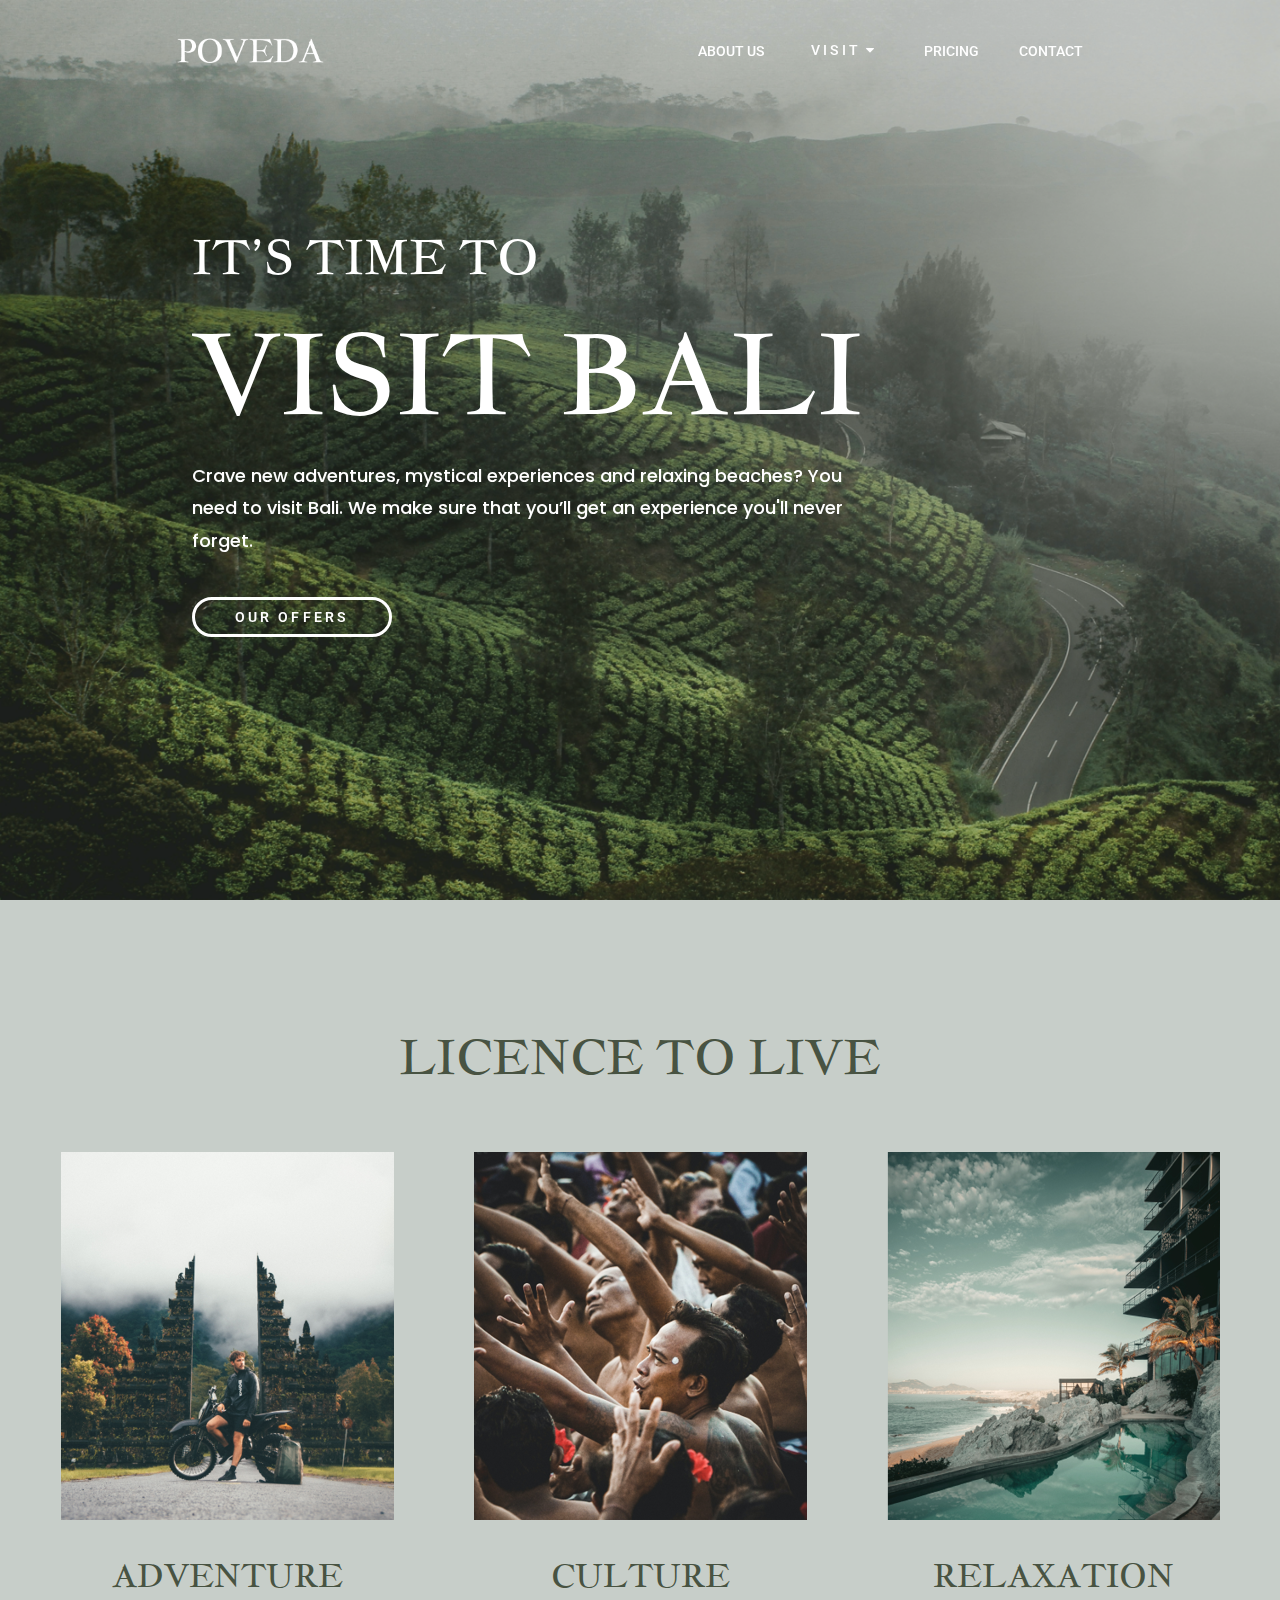
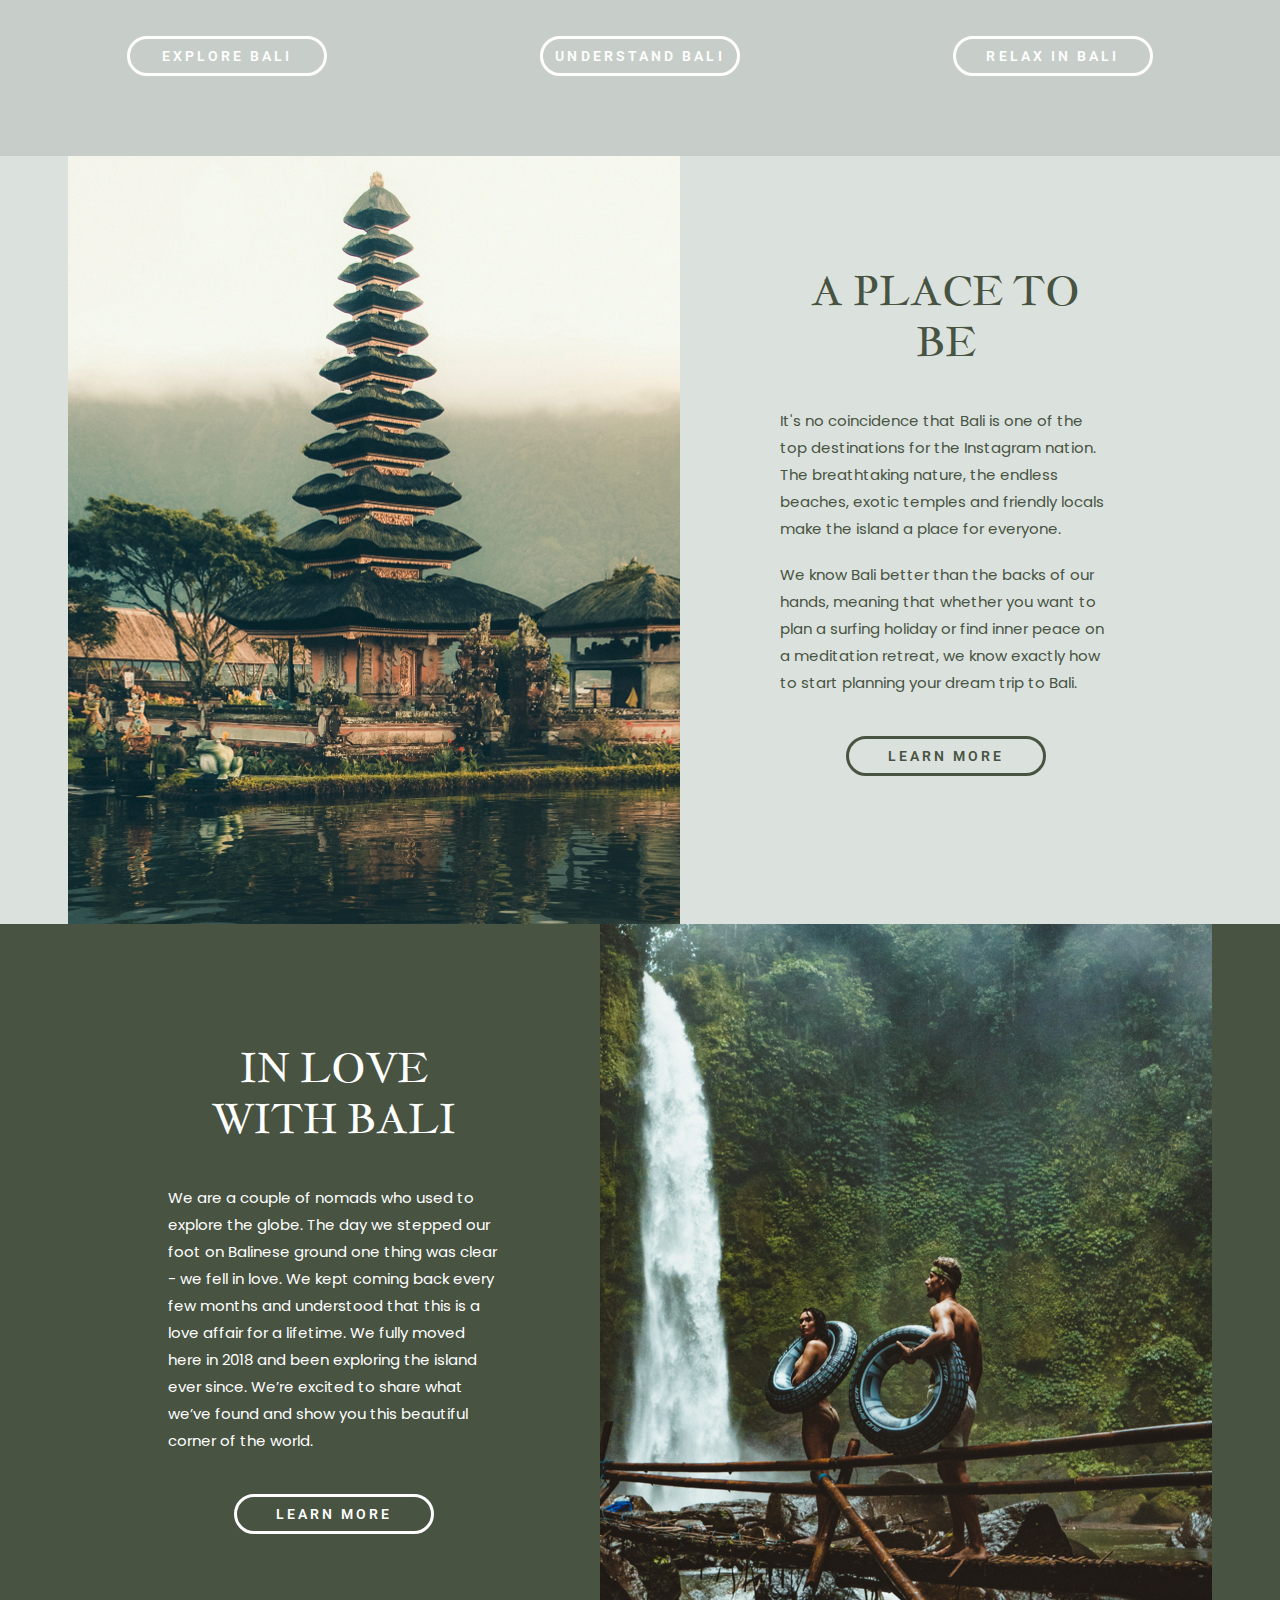
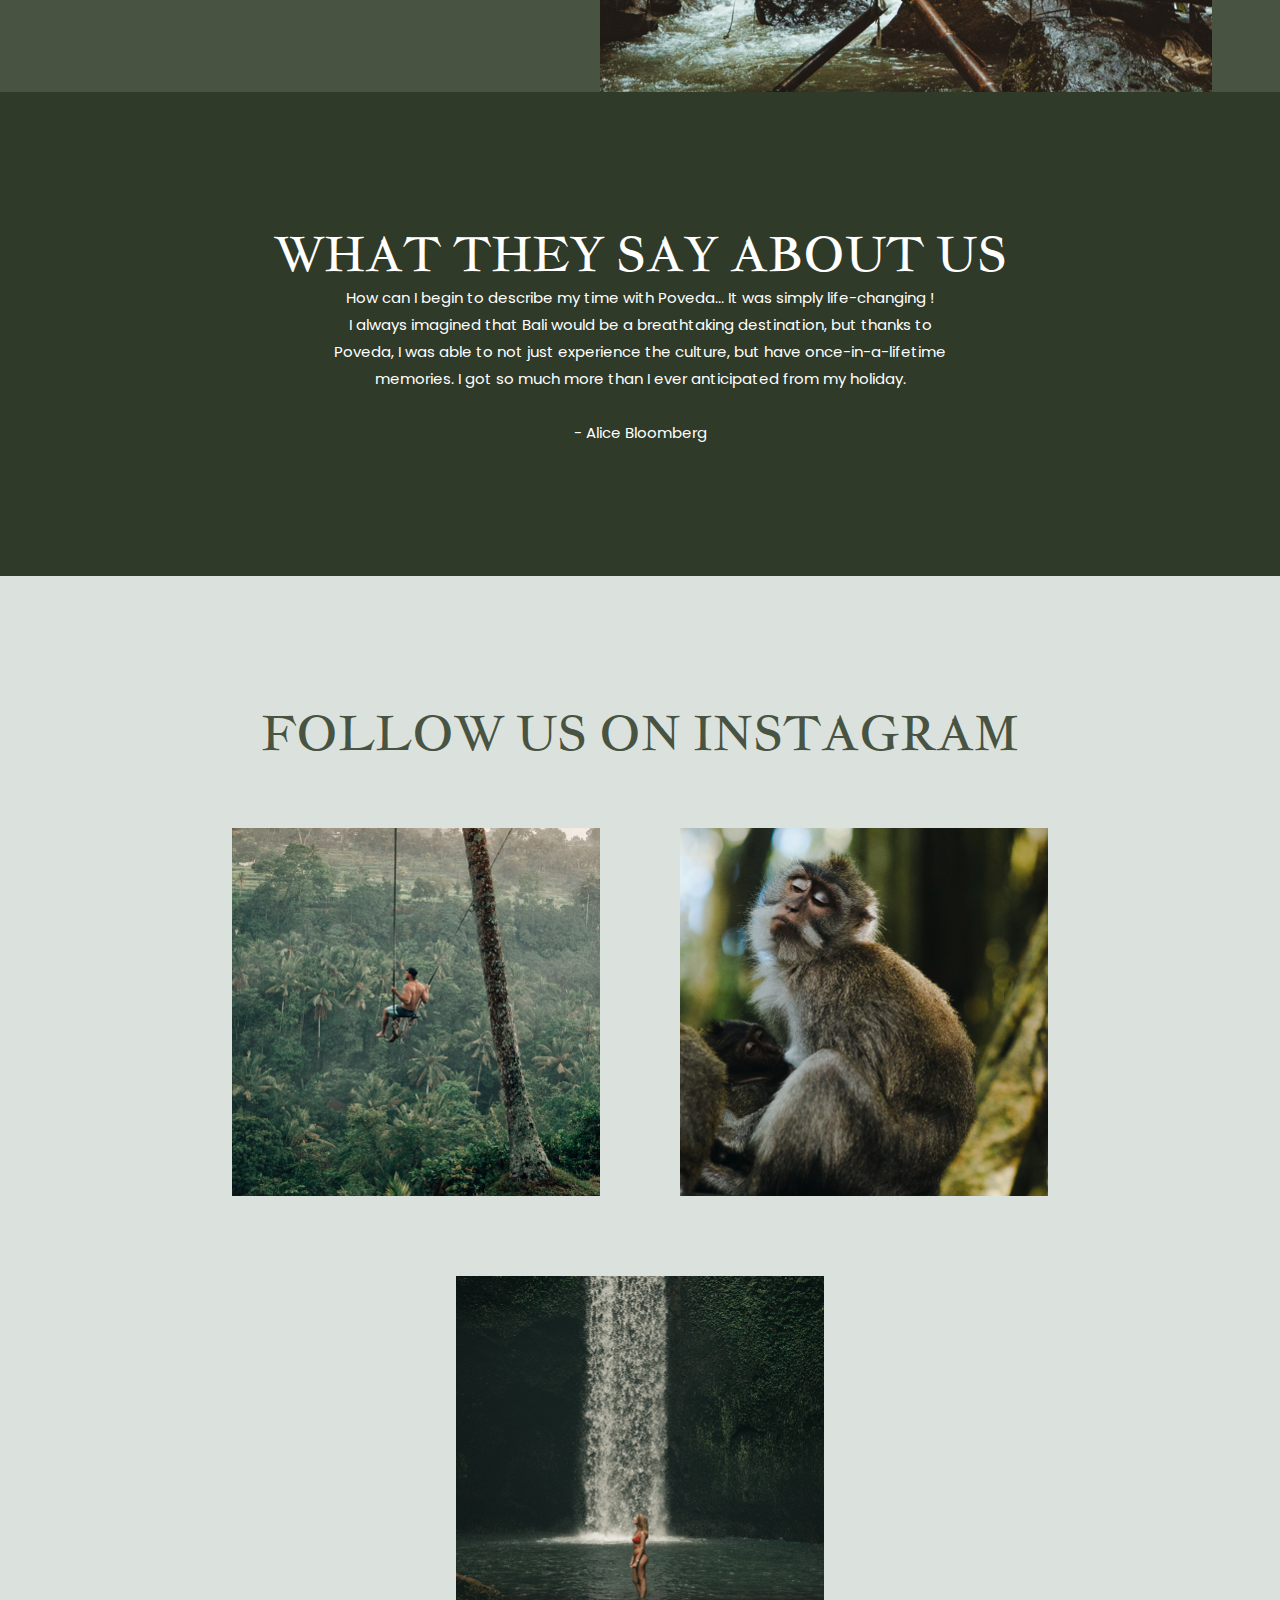
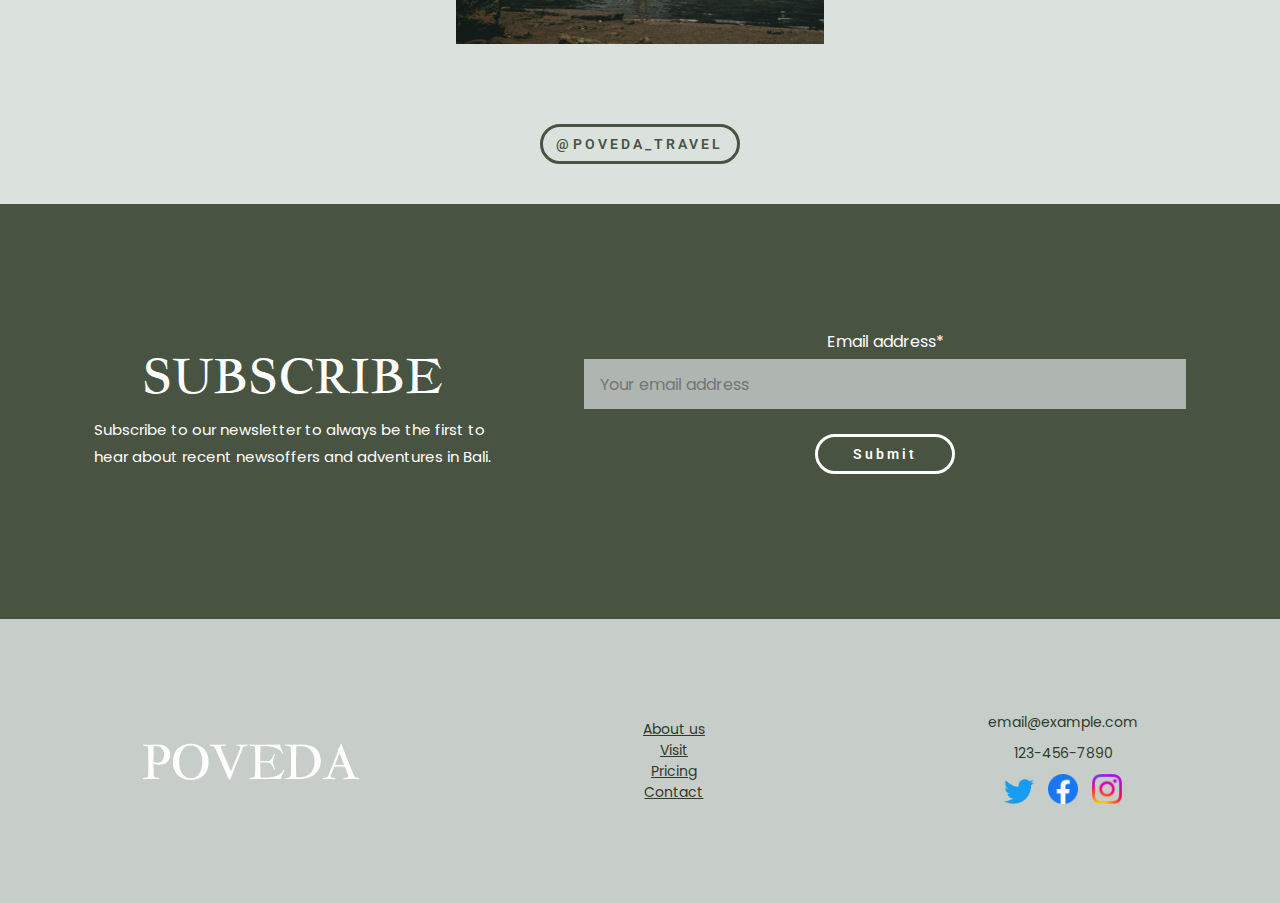
<file: index.html>
<!DOCTYPE html>
<html lang="en">
<head>
    <link rel="preconnect" href="https://fonts.googleapis.com">
    <link rel="preconnect" href="https://fonts.gstatic.com" crossorigin>
    <link href="https://fonts.googleapis.com/css2?family=Jacques+Francois&family=Roboto:ital,wght@0,100;0,300;0,400;0,500;0,700;0,900;1,100;1,300;1,400;1,500;1,700;1,900&display=swap" rel="stylesheet">
    <meta charset="UTF-8">
    <meta http-equiv="X-UA-Compatible" content="IE=edge">
    <meta name="viewport" content="width=device-width, initial-scale=1.0">
    <title>poveda</title>
    <link rel="stylesheet" href="./css/style.css">
    <link rel="stylesheet" href="./css/respo.css">
    <link rel="preconnect" href="https://fonts.googleapis.com">
    <link rel="preconnect" href="https://fonts.gstatic.com" crossorigin>
    <link href="https://fonts.googleapis.com/css2?family=Poppins&display=swap" rel="stylesheet">
    <link rel="stylesheet" href="https://cdnjs.cloudflare.com/ajax/libs/font-awesome/4.7.0/css/font-awesome.min.css">
</head>
<body>
    
    <div class="background1">
    <div class="navbar hnav "  >
        <img src="./img/Poveda-mjEWX9lNZ7tvNBGO.png" alt="" id="logo">
        <div class="navlist vclass ">
            <li><a href="./aboutus.html" target="_blank" id="ABOUTUS" >ABOUT US</a></li>
            <div class="dropnav">
                <button class="dropbtn1">VISIT
                    <i class="fa fa-caret-down"></i>
                </button>
                    <div class="dropnav-contant">
                        <li><a href="#ADVENTURE">ADVENTURE</a>
                        <li><a href="#CULTURE">CULTURE</a>
                        <li><a href="#RELAX">RELAX</a>
                    </div> 
            </div>
            <li><a href="#PRICING">PRICING</a>
            <li><a href="#CONTACT">CONTACT</a>
        </div>
        <span class="burger" >
            <div class="line"></div>
            <div class="line"></div>
            <div class="line"></div>
        </span>
    </div>
    <section class="page1">
        <span class="line1"><h2>IT’S TIME TO</h2></span>
        <span class="line2"><h1>VISIT BALI</h1></span>
        <span class="paragraph3"><p>Crave new adventures, mystical experiences and relaxing  beaches? You <br>need to visit Bali. We make sure that you’ll get an  experience you'll never <br>forget.</p></span>
        <span class="ouroffers">
            <button>OUR OFFERS</button>
        </span>
    </section>
</div>
<section class="section2">
    <h2 class="licencetolove">LICENCE TO LIVE</h2>
    <div class="photos">
        <span class="img1">
            <img src="./img/trip-YrD0MaggKeTeMO10.png" id="img1" alt="">
            <h4 class="advanture">ADVENTURE</h4>
            <span class="mbtn">
                 <button>EXPLORE BALI</button>
            </span>
        </span>
        <span class="img2">
            <img src="./img/trip-AVLVeJZZ2jFNyXx4.png" id="img2" alt="">
            <h4 class="culture">CULTURE</h4>
            <span class="mbtn">
                <button>UNDERSTAND BALI</button>
           </span>
        </span>
        <span class="img2">
            <img src="./img/trip-A1aj8KqqZRI1gbOJ.png" id="img3" alt="">
            <h4 class="relaxing">RELAXATION</h4>
            <span class="mbtn">
                <button>RELAX IN BALI</button>
           </span>
        </span>
    </div>
</section>
<section class="section3">
    <img src="./img/front-place-to-be-mk3EQDrWxPi78q86.png" id="front" alt="">
    <span class="containar1">
        <h3 class="first" >A PLACE TO BE</h3>
        <span class="para">
            <p class="1p">It's no coincidence that Bali is one of the top destinations for the Instagram nation. The breathtaking nature, the endless beaches, exotic temples and friendly locals make the island a place for everyone. </p>
            <br>
            <p class="2p">We know Bali better than the backs of our hands, meaning that whether you want to plan a surfing holiday or find inner peace on a meditation retreat, we know exactly how to start planning your dream trip to Bali.</p>
        </span>
        <span class="mbtn">
            <button>LEARN MORE</button>
       </span>
    </span>
</section>
<section class="section4">
    <span class="cont2">
        <h3 class="first-1" >IN LOVE <br> WITH BALI</h3>
        <span class="para-1">
            <p class="1p-1">We are a couple of nomads who used to explore the globe. The day we stepped our foot on Balinese ground one thing was clear - we fell in love. We kept coming back every few months and understood that this is a love affair for a lifetime. We fully moved here in 2018 and been exploring the island ever since. We’re excited to share what we’ve found and show you this beautiful corner of the world.</p>
        </span>
        <span class="mbtn-1">
            <button>LEARN MORE</button>
       </span>
    </span>
    <img src="./img/front_in_love-YleZpvnENkUB2LBy.png" id="front-1" alt="">
</section>
<section class="section5">
    <div class="mainheadline">
        <h2>WHAT THEY SAY ABOUT US</h2>
        <p>How can I begin to describe my time with Poveda... It was simply life-changing !<br>I always imagined that Bali would be a breathtaking destination, but thanks to<br>Poveda, I was able to not just experience the culture, but have once-in-a-lifetime<br> memories. I got so much more than I ever anticipated from my holiday. <br> <br> - Alice Bloomberg</p>
    </div>
</section>
<section class="section6">
    <h2 class="instagram">FOLLOW US ON INSTAGRAM</h2>
    <div class="photos1">
        <img src="./img/img-m5K7ZbQOz3I7Mg2q.png" alt="" id="img11" >
        <img src="./img/img-YyvGO7KaeBh36NGq.png" alt="" id="img12" >
        <img src="./img/img-mp8029KB1bhWOerv.png" alt="" id="img13" >
    </div>
    <span class="mbtn1">
        <button>@POVEDA_TRAVEL</button>
   </span>
</section>
<section class="subscribeoremail">
    <span class="subtext">
        <h2 class="sub">SUBSCRIBE</h2>
        <p class="aboutsub">Subscribe to our newsletter to always be the first to <br> hear about recent newsoffers         and adventures in Bali.</p>
    </span>
    <span class="emailsection">
        <label>Email address*</label>
        <input type="text" id="email" placeholder="Your email address" >
        <span class="mbtn-1">
            <input type="submit" value="Submit">
       </span>
    </span>  
</span>   
</section>
<footer>
    <img src="./img/Poveda-mjEWX9lNZ7tvNBGO.png" id="logo1" alt="">
    <div class="list">
        <li><a href="#ABOUTUS"  >About us</a></li>
        <li><a href="#VISIT">Visit</a></li>
        <li><a href="#PRICING">Pricing</a></li>
        <li><a href="#CONTACT">Contact</a></li>
    </div> 
    <div class="links">
         <a href = "mailto: email@example.com">email@example.com</a>
         <a href = "tel: 123-456-7890">123-456-7890</a>
         <div class="social">
            <a href="https://twitter.com/"><img src="./img/twitter_logo_blue.png.twimg.768.png" id="twitter" alt=""></a>
            <a href="https://www.facebook.com/"><img src="./img/Facebook_f_logo_(2019).svg.webp" id="facebook" alt=""></a>
            <a href="https://instagram.com"><img src="./img/1_Instagram_colored_svg_1-512.webp" id="instagram" alt=""></a>
        </div>
    </div>
</footer>
<script src="./script.js"></script>
</body>
</html>
</file>
<file: css/style.css>
*{
    margin: 0;
    padding: 0;
    font-family: 'Roboto', sans-serif;
    align-items: center;
}

.background1{
    background-image: url("../img/front-m7VoJwB28ZFLB9VQ.png");
    background-size: cover;
    height: 100vh;
    background-repeat: no-repeat;
    
}
.background2{
    background-image: url("../img/about_us-m2W6vEegn2UWbpze.png"); 
    background-position: center;
    background-size: cover;
    height: 650px;
}
#logo{
    height: 25px;
}

.dropnav-contant{
    position: absolute;
    display: none;
    background-color: #485342;
    z-index: 1;
    padding: -1px 20px;
    border-radius: 5px;
    
    
}
.dropnav-contant a {
  padding: 12px 16px;
  display: block;
}
.fa{
    margin-left: 5px;
    transition-duration: .5s;
}
.dropbtn1{
    background: none;
    border: none;
    color: white;
    font-weight: 500;
    font-size: 14px;
    margin: 0px -40px;
}
.dropbtn1:hover {
    transition-duration: 3s;
    border: none;
    color: white;
    }

.dropnav:hover .dropnav-contant {
   display: block;
}
.dropnav:hover .fa{
    transform: rotate(180deg);
}

.dropbtn i{
    margin-left:10px;
    transition-duration: 0.4s;
}
.navbar{
    top:0;
    position: fixed;
    display: flex;
    justify-content: space-around;
    height: 100px;
    background: transparent;
    align-items: center;
    width: 100%;
    transition-duration: .5s;
}
.navlist{
    display: flex;
    list-style: none;
    overflow: hidden;
    
}
.navlist a{
    text-decoration: none;
    color: white;
    font-weight: 500;
    font-size: 14px; 
    margin: 0px 20px;
}
.navlist a:hover {
    text-decoration: underline;
    text-underline-offset: 6px;
}
.page1{
    top: 25%;
    left:15%;
    position: relative;
    overflow: hidden;
}

.line1 h2{
    font-family: 'Jacques Francois', serif;  
    color: white;
    font-size:48px;
    font-weight: 400;
    overflow: hidden;
}
.line2 h1{
    font-family: 'Jacques Francois', serif;  
    color: white;
    font-size:112px;
    font-weight: 400;
    margin: 15px 0px;
    overflow: hidden;
}

.paragraph3 p{
    font-family: 'Poppins', sans-serif;
    font-size: 18px;
    font-weight: 500;
    color: white;
    line-height: 1.8;
    overflow: hidden;
    
    
}
button{
    display: flex;
    background: none;
    color: rgb(255, 255, 255);
    border: 3px solid white;
    border-radius: 20px;
    font-size: 14px;
    font-weight: 600;
    letter-spacing: 0.22em;
    width: 200px;
    height: 40px;
    margin: 40px 0px;
    overflow: hidden;
    cursor: pointer;
    transition-duration: 0.5s;
    justify-content: center;
    align-items: center;
}
button:hover{
    color: gray;
    border: 3px solid #808080;
}
.section2{
    background-color: #c7cec9;
    display: flex;
    flex-direction: column;
}

.section2 h2 {
    font-family: 'Jacques Francois', serif;  
    color: #485342;
    font-size:48px;
    font-weight: 400;
    display: flex;
    justify-content: center;
    margin-top: 125px;
    margin-bottom: 25px;
    text-align: center;
}
.section2 h4 {
    font-family: 'Jacques Francois', serif;  
    color: #485342;
    font-size:32px;
    font-weight: 400;
    margin-top: 35px;
}
.img1, .img2, .img3{
    display: flex;
    margin: 40px;
    flex-direction: column;
    text-align: center;
    justify-content: center;

}
.photos{
    flex-wrap: wrap;
    display: flex;
    flex-direction: row;
    overflow: hidden;
    justify-content: center;
}
.section3{
    overflow: hidden;
    flex-wrap: wrap;
    width: 100%;
    display: flex;
    background-color: #dbe2dd;
    align-items: center;
    justify-content: center;
}
#front{
    display: flex;
}
.containar1{
    display: flex;
    flex-direction: column;
    margin: 0px 100px;
    width: 26%;
}

.containar1 button{
    color: #485342;
    border:solid #485342;
}
.containar1 h3{
    font-family: 'Jacques Francois', serif;  
    color: #485342;
    font-size:40px;
    font-weight: 400;
    text-align: center;
    
}
.para{
    margin-top: 40px;
    display: flex;
    flex-direction: column;
}
.para p{
    font-family: 'Poppins', sans-serif;
    font-size: 15px;
    color: #485342;
    font-weight: 400;
    line-height: 1.8;
    
}
.section4{
    display: flex;
    background-color: #485342;
    align-items: center;
    justify-content: center;
    flex-wrap: wrap;
}
#front{
    display: flex;
}

.cont2{
    display: flex;
    flex-direction: column; 
    margin: 0px 100px;
    justify-content: space-between;
    width: 26%;
}

.cont2 h3{
    font-family: 'Jacques Francois', serif;  
    color: white;
    font-size:40px;
    font-weight: 400;
    text-align: center;
}
.para-1{
    margin-top: 40px;
    display: flex;
    flex-direction: column;
}
.para-1 p{
    display: flex;
    flex-direction: column;
    font-family: 'Poppins', sans-serif;
    font-size: 15px;
    color: white;
    font-weight: 400;
    line-height: 1.8;
    text-align: left;
}
.section5{
    display: flex;
    background-color:#2f3a29;
    text-align: center;
    justify-content: center;
}

.section5 h2{
    font-family: 'Jacques Francois', serif;  
    color: #ffffff;
    font-size:48px;
    font-weight: 400;
    justify-content: center;
}
.mainheadline{
    display: flex;
    flex-direction: column;
    background-color:#2f3a29;
    margin: 130px 0px;
}
.section5 p{
    font-family: 'Poppins', sans-serif;
    display: flex;
    justify-content: center;
    font-size: 15px;
    color: white;
    font-weight: 400;
    line-height: 1.8;
}
.section6{
    display: flex;
    background-color: #dbe2dd;
    flex-direction: column;    
    justify-content: center;
}
.section6 h2{
    font-family: 'Jacques Francois', serif;  
    color: #485342;
    font-size:48px;
    font-weight: 400;
    display: flex;
    margin-top: 125px;
    margin-bottom: 25px;
    text-align: center;
}
.instagram{
    display: flex;
    justify-content: center;
}
.photos1{
    flex-wrap: wrap;
    display: flex;
    justify-content: center;
}
#img11, #img12, #img13{
    margin: 40px;
}
.mbtn1{
    display: flex;
    justify-content: center;
    
}
.mbtn1 button{ 
    color: #485342;
    border: solid #485342;
}
.subscribeoremail{
    background-color:#485342;
    display: flex;
    overflow: hidden;
    flex-wrap: wrap;
    justify-content: space-evenly;
}
.subtext{
    padding: 120px 0px;
}
.subtext h2{
    display: flex;
    flex-direction: column;
    font-family: 'Jacques Francois', serif;  
    color: white;
    font-weight: 400;
    font-size: 48px;  
}
.aboutsub{
    font-family: 'Poppins', sans-serif;
    font-size: 15px;
    color: white;
    font-weight: 400;
    line-height: 1.8;
    margin: 10px 0px;
}
.emailsection{
    display: flex;
    flex-direction: column;
    padding: 120px 0px;
}
.emailsection label{
    font-size: 16px;
    color: white;
    font-family: 'Poppins', sans-serif;
    margin: 5px 0px;
}

input[type=text]{
    font-size: 16px;
    color: rgb(0, 0, 0);
    font-family: 'Poppins', sans-serif;
    background-color: rgba(245,248,251,.6);
    width: 530px;
    height: 50px;
    outline: none;
    border: none;
    padding: 0px 56px 0px 16px ;
}
input[type=submit]{
    background: none;
    color: white;
    border: 3px solid white;
    border-radius: 20px;
    font-size: 14px;
    font-weight: 600;
    letter-spacing: 0.22em;
    width: 140px;
    height: 40px;
    margin: 25px 0px;
    overflow: hidden;
    cursor: pointer;
    transition-duration: 0.3s;
}
input[type=submit]:hover{
    color: gray;
    border: 3px solid #808080;
}
footer{
    background-color: #c7cec9;
    overflow: hidden;
    display: flex;
    justify-content: space-around;
    align-items: center;
    flex-wrap: wrap;
}
#logo1{
    height: 10%;
    color: #2f3a29;
}
.list{
    display: flex;
    flex-direction: column;
    list-style: none;
    margin: 100px 0px;
    
}
.list a{
    font-family: 'Poppins', sans-serif;
    color: #2f3a29;
    font-size: 14px;
} 
.links{
    display: flex;
    flex-direction: column;
}
.links a{
    font-family: 'Poppins', sans-serif;
    color: #2f3a29;
    font-size: 14px;
    text-decoration: none;
    margin: 5px 0px;
}

#twitter, #facebook, #instagram{
    width: 30px;
    margin: 5px;
}
.burger{
    cursor: pointer;
    display: none;
}
.line{
    width: 30px;
    background-color: white;
    height: 3px;
    margin: 5px 0px;
}
.page1-1{
    position: relative;
    top: 100px;
    padding: 170px 0px;
    left: 200px;

}
#underlineabout{
    text-decoration: underline;
    text-underline-offset: 6px;
}
.lo h2{
    color: white;
    font-family: 'Jacques Francois', serif;  
    font-weight: 400;
    font-size:48px;
}
.lo h1{
    color:white;
    font-family: 'Jacques Francois', serif;  
    font-weight: 400;
    font-size:112px;
    padding-top: 25px;
}
.sec2{
    display: flex;
    flex-direction: column;
    background-color: #c7cec9;
    align-self: center;
    padding: 150px 0px;
}

.sec2 h2{
    color:#485342;
    font-family: 'Jacques Francois', serif;  
    font-weight: 400;
    font-size:48px;
}
.sec2 p{
    padding-top: 20px;
    color:#485342;
    font-family: 'Poppins', sans-serif;
    font-weight: 400;
    font-size:14px;
    text-align: center;
    line-height: 1.8;
    width: 803px;
}
</file>
<file: css/respo.css>
@media screen and (max-width: 1096px) {
    
    .para p, .para-1 p{
        text-align: center;
    }
    .para{
        width: 100%;
    }
    .containar1, .cont2{
        width: 35%;
    }
    input[type=text] {
        width: 200px;
    }
    .emailsection {
        padding: 0px 0px;
    }
}

   
@media screen and (max-width: 930px) {
    
    .line1 h2{
        font-size: 24px;
    }
    .line2 h1{
        font-size: 56px;
    }
   .paragraph3 p{
    width: 80%;
    }
    #front, #front-1{
        width: 50%;
        height: auto;
    }
    #img11, #img12, #img13 {
        width: 50%;
        height: auto;
    }
    .navlist{
        display: none;
    }
    
    .navlist a{
        margin: 0px 0px;
    }
    .navlist li{
        padding: 10px 0px;
    }
    #logo{
        height: 25px;
    }
    .dropnav-contant{
        background-color: #2f3a29;
        padding: 0px 20px;
    }
    .burger{
        display: block;
    }
    .hnav{
        text-align: center;
        flex-direction: column;
        height: 300px;
        background-color:  #485342;
        z-index: 1;
    }
    .vclass{
        display: block;
    }
    
}
</file>
